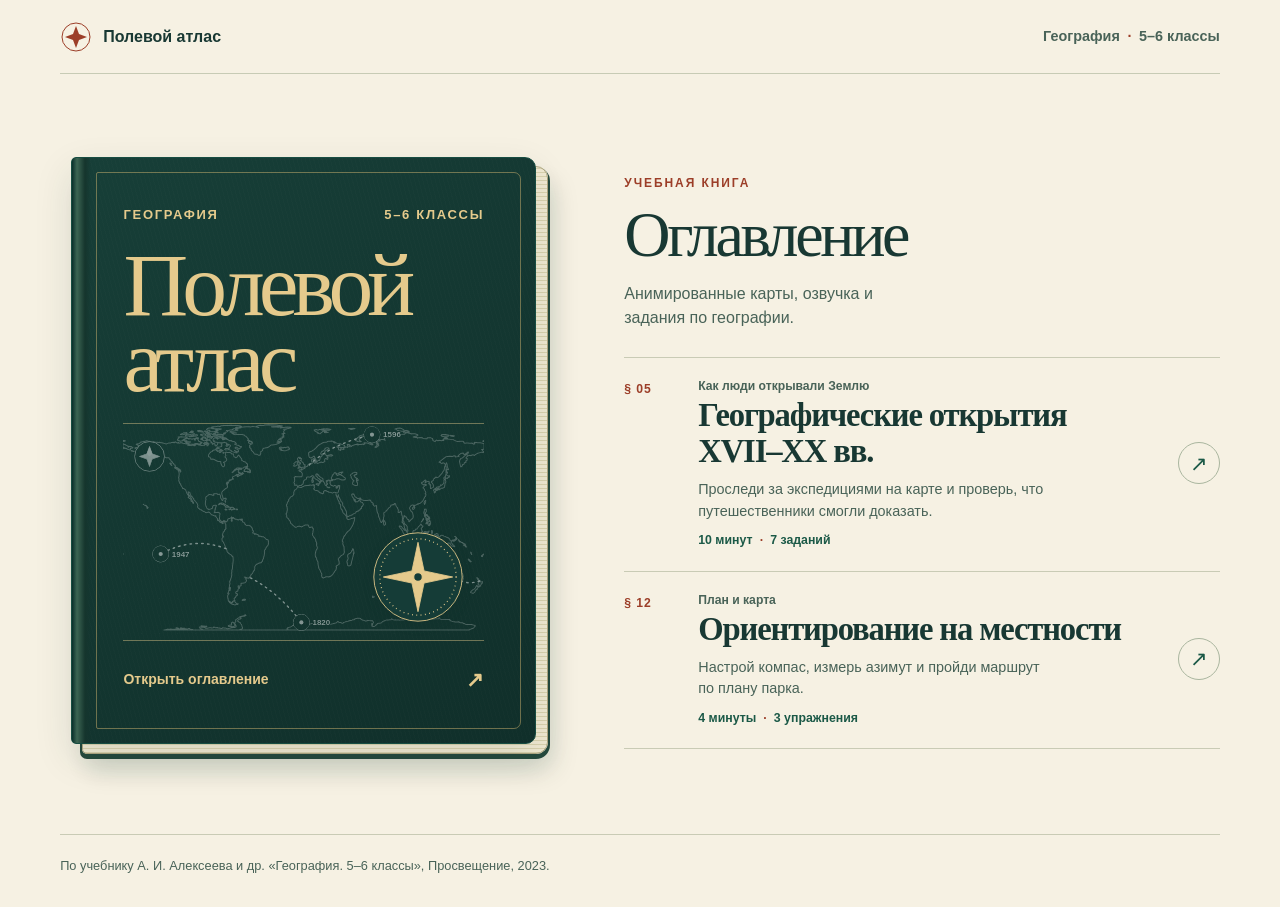
<file: index.html>
<!doctype html>
<html lang="ru">
<head>
  <meta charset="utf-8">
  <meta name="viewport" content="width=device-width, initial-scale=1">
  <meta name="theme-color" content="#f6f1e3">
  <meta name="description" content="Интерактивная география для 5–6 классов. Географические открытия XVII–XX вв. и ориентирование на местности.">
  <title>Полевой атлас · География для 5–6 классов</title>
  <link rel="stylesheet" href="lib/atlas.css">
  <link rel="stylesheet" href="lib/cover.css">
</head>
<body class="book-home">
  <header class="masthead book-masthead">
    <a class="brand" href="./index.html" aria-label="Полевой атлас, главная">
      <svg viewBox="0 0 32 32" width="32" height="32" aria-hidden="true">
        <circle cx="16" cy="16" r="14" fill="none" stroke="currentColor"/>
        <path d="M16 5l3 8 8 3-8 3-3 8-3-8-8-3 8-3z" fill="currentColor"/>
      </svg>
      <span>Полевой атлас</span>
    </a>
    <span class="subject">География <span>·</span> 5–6 классы</span>
  </header>

  <main class="book-desk">
    <div class="volume-wrap">
      <a class="atlas-volume" href="#contents" aria-labelledby="book-title open-label">
        <span class="volume-edition"><span>География</span><span>5–6 классы</span></span>
        <h1 id="book-title">Полевой<br>атлас</h1>
        <div class="volume-art" aria-hidden="true">
          <img src="img/explorers.svg" alt="" width="680" height="411">
          <svg class="volume-rose" viewBox="0 0 120 120">
            <circle cx="60" cy="60" r="51" fill="#153c37" stroke="currentColor" stroke-width="1"/>
            <circle cx="60" cy="60" r="44" fill="none" stroke="currentColor" stroke-dasharray="1 4" stroke-width="1.5"/>
            <path d="M60 20L67 53 100 60 67 67 60 100 53 67 20 60 53 53Z" fill="none" stroke="currentColor" stroke-width="1"/>
            <path d="M60 20L67 53 60 60 53 53Z M100 60L67 67 60 60 67 53Z M60 100L53 67 60 60 67 67Z M20 60L53 53 60 60 53 67Z" fill="currentColor"/>
            <circle cx="60" cy="60" r="5" fill="#153c37" stroke="currentColor" stroke-width="1.4"/>
          </svg>
        </div>
        <span class="volume-open" id="open-label">Открыть оглавление <span aria-hidden="true">↗</span></span>
      </a>
    </div>

    <section class="book-contents" id="contents" tabindex="-1" aria-labelledby="contents-title">
      <p class="contents-kicker">Учебная книга</p>
      <h2 id="contents-title">Оглавление</h2>
      <p class="contents-intro">Анимированные карты, озвучка и задания по географии.</p>
      <ol class="chapter-list">
        <li id="ch05">
          <article class="chapter-entry" aria-labelledby="explorers-title">
            <span class="chapter-no" aria-hidden="true">§ 05</span>
            <div class="chapter-copy">
              <p class="chapter-unit">Как люди открывали Землю</p>
              <h3 id="explorers-title">Географические открытия XVII–XX вв.</h3>
              <p class="chapter-summary">Проследи за экспедициями на карте и проверь, что путешественники смогли доказать.</p>
              <p class="chapter-time">10 минут <span>·</span> 7 заданий</p>
            </div>
            <a class="chapter-launch" href="ch05/index.html" aria-label="К уроку об открытиях">↗</a>
          </article>
        </li>
        <li id="ch12">
          <article class="chapter-entry" aria-labelledby="chapter-title">
            <span class="chapter-no" aria-hidden="true">§ 12</span>
            <div class="chapter-copy">
              <p class="chapter-unit">План и карта</p>
              <h3 id="chapter-title">Ориентирование на местности</h3>
              <p class="chapter-summary">Настрой компас, измерь азимут и пройди маршрут по плану парка.</p>
              <p class="chapter-time">4 минуты <span>·</span> 3 упражнения</p>
            </div>
            <a class="chapter-launch" href="ch12/index.html" aria-label="К уроку об ориентировании">↗</a>
          </article>
        </li>
      </ol>
    </section>
  </main>

  <footer class="book-footer">По учебнику А. И. Алексеева и др. «География. 5–6 классы», Просвещение, 2023.</footer>
</body>
</html>
</file>
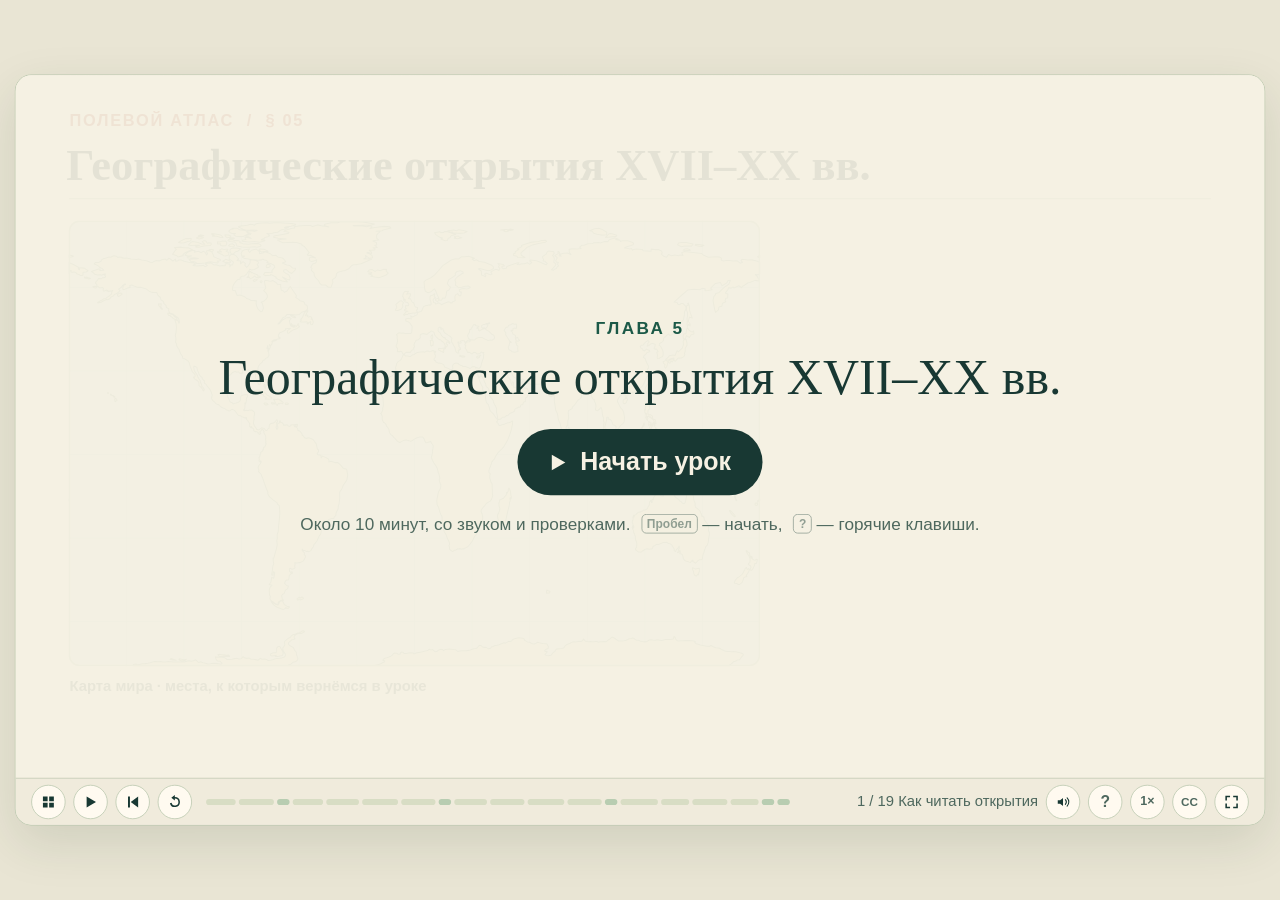
<file: ch05/index.html>
<!doctype html>
<html lang="ru">
<head>
  <meta charset="utf-8">
  <meta name="viewport" content="width=device-width, initial-scale=1">
  <meta name="theme-color" content="#e9e5d4">
  <title>Географические открытия XVII–XX вв. · Полевой атлас</title>
  <link rel="stylesheet" href="../lib/engine.css">
  <style>@view-transition { navigation: none; }</style>
</head>
<body>
  <script src="../lib/engine.js"></script>
  <script src="audio/ru/timings.js?v=eleven-v4"></script>
  <script src="world.js"></script>
  <script src="lesson.js"></script>
  <script>
'use strict';
const CHAPTER = { number: 5, title: 'Географические открытия XVII–XX вв.', minutes: 10, language: 'ru', lead: false };
const BEATS = [
  ['intro', 'Как читать открытия', m => seaIntro(m('question'), m('lens'))],
  ['drake', 'Дрейк', m => seaDrake(m('route'), m('passage'), m('trade'))],
  ['q-drake', 'Найди пролив', () => seaLocate('drake'), { dur: .5, ask: done => seaLocateQuiz('drake', done) }],
  ['atlases', 'Ортелий и Меркатор', m => seaAtlases(m('ortelius'), m('mercator'), m('distort'))],
  ['barents', 'Баренц', m => seaBarents(m('north'), m('winter'), m('name'))],
  ['tasman', 'Янсзон и Тасман', m => seaTasman(m('people'), m('janszoon'), m('tasman'))],
  ['cook', 'Кук', m => seaCook(m('map'), m('botany'), m('claim'))],
  ['q-cook', 'Найди берег', () => seaLocate('cook'), { dur: .5, ask: done => seaLocateQuiz('cook', done) }],
  ['antarctica', 'Антарктида', m => seaAntarctica(m('ships'), m('ice'), m('coast'))],
  ['humboldt', 'Гумбольдт', m => seaHumboldt(m('climb'), m('belts'), m('compare'))],
  ['continents', 'Замбези и Центральная Азия', m => seaContinents(m('africa'), m('asia'), m('evidence'))],
  ['passages', 'Два прохода', m => seaPassages(m('east'), m('west'), m('ice'))],
  ['q-passage', 'Проверь проходы', () => seaPassages(0, .1, .2, true), { dur: .5, ask: seaQuickPassage }],
  ['poles', 'Два полюса', m => seaPoles(m('peary'), m('south'), m('north'))],
  ['survey', 'Хребет Черского', m => seaSurvey(m('range'), m('measure'))],
  ['kontiki', '«Кон-Тики»', m => seaKontiki(m('raft'), m('landing'), m('claim'))],
  ['wrap', 'Что изменилось', m => seaWrap(m('routes'), m('study'), m('test'))],
  ['practice', 'Итоговая проверка', seaPracticeStage, { dur: .5, ask: seaFinalQuiz }],
  ['finish', 'Итог', () => seaHeading('ПОЛЕВОЙ АТЛАС  /  ИТОГ', 'Экспедиция завершена'), { dur: .5, ask: seaFinish }],
].map(([id, title, run, extra]) => ({ id, title, run, ...extra }));

boot();
$('bHome').href = '../index.html#ch05';
  </script>
</body>
</html>
</file>
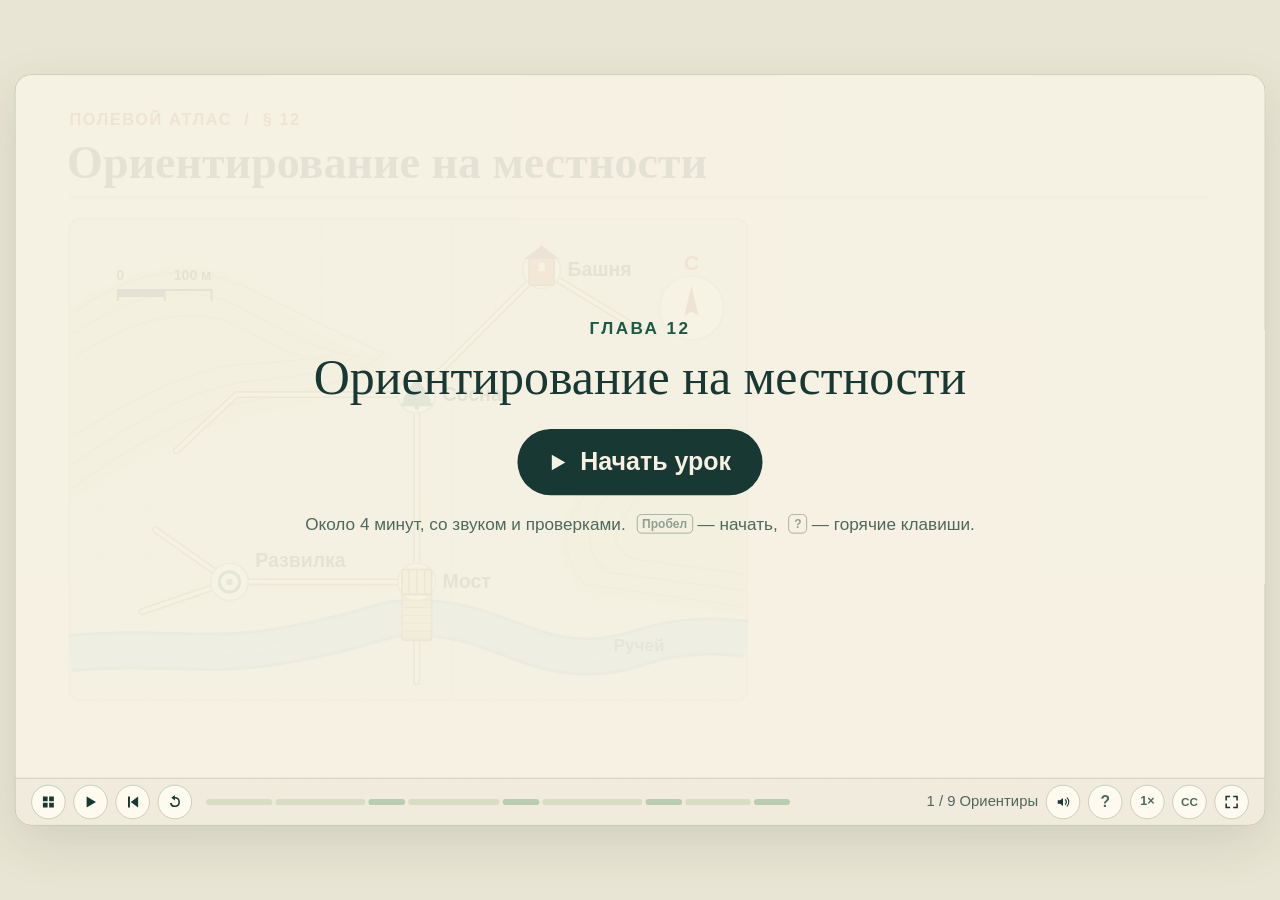
<file: ch12/index.html>
<!doctype html>
<html lang="ru">
<head>
  <meta charset="utf-8">
  <meta name="viewport" content="width=device-width, initial-scale=1">
  <meta name="theme-color" content="#e9e5d4">
  <title>Ориентирование на местности · Полевой атлас</title>
  <link rel="stylesheet" href="../lib/engine.css">
  <style>@view-transition { navigation: none; }</style>
</head>
<body>
  <script src="../lib/engine.js"></script>
  <script src="audio/ru/timings.js?v=eleven-v4-azimut"></script>
  <script src="lesson.js"></script>
  <script>
const CHAPTER = {
  number: 12, title: 'Ориентирование на местности',
  minutes: 4, language: 'ru', lead: false,
};
const BEATS = [
  ['intro', 'Ориентиры', (m) => {
    const p = geoHeading('ПОЛЕВОЙ АТЛАС  /  § 12', 'Ориентирование на местности');
    const map = drawGeoMap(p);
    const markers = G(map.map, { o: 0 });
    [0, 1, 2, 3].forEach(i => {
      const { x, y } = stations[i];
      geoCircle(markers, x, y, 31, 'none', red, 3);
    });
    show(markers, m('landmarks'), .55);
    geoNote(p, '01', 'Найди ориентиры', ['Узнаваемые места помогают', 'определить своё положение.'], 985, 312, m('landmarks'));
    geoNote(p, '02', 'Построй маршрут', ['Найди север, измерь угол', 'и выбери следующий ориентир.'], 985, 525, m('mission'));
    const preview = G(map.routeInk, { o: 0 });
    routeTasks.slice(0, 3).forEach(([a, b]) => routeArrow(preview, a, b));
    show(preview, m('mission') + .55, .65);
  }],
  ['compass', 'Компас', (m) => {
    const p = geoHeading('01  /  СТОРОНЫ ГОРИЗОНТА', 'Как найти север');
    const compass = drawDial(p, 438, 474, { rimAngle: 65, magnetic: true, showCorners: false });
    put(compass.needle, { r: -36 });
    tw(compass.needle, { r: 0 }, .35, 1.8, soft);
    prog(q => compass.update(Math.round(65 * (1 - q))), m('align'), 2.15, soft);
    show(compass.corners, m('corners'), .55);
    geoNote(p, '1', 'Дождись остановки стрелки', ['Отмеченный конец стрелки', 'показывает примерно на север.'], 850, 305, m('needle'));
    geoNote(p, '2', 'Совмести букву «С» со стрелкой', ['Вращай корпус компаса,', 'пока отметка не совпадёт.'], 850, 467, m('align'));
    geoNote(p, '3', 'Прочитай стороны горизонта', ['Встань лицом к северу. Восток справа,', 'запад слева, юг за спиной.'], 850, 629, m('sides'));
  }],
  ['align', 'Настрой компас', () => {
    const p = geoHeading('01  /  СТОРОНЫ ГОРИЗОНТА', 'Настрой компас');
    S.geoDial = drawDial(p, 438, 475, { rimAngle: 90, magnetic: true });
  }, { dur: .5, ask: geoCompassQuiz }],
  ['azimuth', 'Азимут', (m) => {
    const p = geoHeading('02  /  НАПРАВЛЕНИЕ', 'Азимут: угол от севера');
    const dial = drawDial(p, 438, 475);
    geoNote(p, '1', 'Начни с севера', ['Север — начало отсчёта, 0°.'], 850, 307, m('north'));
    geoNote(p, '2', 'Считай по часовой стрелке', ['Восток — 90°, юг — 180°,', 'запад — 270°.'], 850, 464, m('sweep'));
    geoNote(p, '3', 'Остановись на цели', ['До северо-востока 45° —', 'половина прямого угла.'], 850, 640, m('target'));
    prog(q => dial.update(q * 90), m('sweep'), 2.1, soft);
    prog(q => dial.update(90 + q * 90), m('south'), 1.3, soft);
    prog(q => dial.update(180 + q * 90), m('west'), 1.3, soft);
    prog(q => dial.update(q * 45), m('target'), 1.5, soft);
  }],
  ['aim', 'Измерь азимут', () => {
    const p = geoHeading('02  /  НАПРАВЛЕНИЕ', 'Наведи указатель на цель');
    S.geoDial = drawDial(p, 438, 475);
    const [x, y] = dialPoint(135, 189);
    geoCircle(S.geoDial.dial, x, y, 12, gold, red, 3);
  }, { dur: .5, ask: geoAzimuthQuiz }],
  ['plan', 'План местности', (m) => {
    const p = geoHeading('03  /  ПЛАН МЕСТНОСТИ', 'Читаем план парка');
    const map = drawGeoMap(p);
    const legend = G(p, { o: 0 });
    geoLabel(legend, 'УСЛОВНЫЕ ЗНАКИ', 992, 246, pine);
    [['bridge', 'Мост'], ['tower', 'Башня'], ['tree', 'Отдельное дерево']].forEach(([kind, label], i) => {
      geoSymbol(legend, kind, 1015, 302 + 62 * i);
      geoText(legend, label, 1055, 311 + 62 * i, { size: 31 });
    });
    show(legend, m('symbols'), .45);
    const northRing = geoCircle(map.rose, 0, 0, 51, 'none', red, 3);
    put(northRing, { o: 0 });
    show(northRing, m('north'), .4);
    const scaleFrame = geoRect(map.scale, 37, 48, 172, 72, 'none', red, 12);
    put(scaleFrame, { o: 0 });
    show(scaleFrame, m('scale'), .4);
    geoNote(p, 'С', 'Прочитай стрелку и масштаб', ['Стрелка показывает север.', 'Линейка помогает узнать расстояние.'], 990, 559, m('north'));
    routeTasks.slice(0, 3).forEach(([a, b], i) => {
      const arrow = routeArrow(map.routeInk, a, b);
      put(arrow, { o: 0 });
      show(arrow, m('route') + i * .75, .5);
    });
  }],
  ['route', 'Пройди маршрут', () => {
    const p = geoHeading('03  /  ПЛАН МЕСТНОСТИ', 'Пройди маршрут');
    drawGeoMap(p);
  }, { dur: .5, ask: routeQuiz }],
  ['wrap', 'Памятка', (m) => {
    const p = geoHeading('ПОЛЕВОЙ АТЛАС  /  ПАМЯТКА', 'Три действия перед выходом');
    const map = drawGeoMap(p);
    routeTasks.slice(0, 3).forEach(([a, b]) => routeArrow(map.routeInk, a, b));
    geoNote(p, '1', 'Определи, где ты', ['Сверься с ориентирами и найди север.'], 973, 311, m('one'));
    geoNote(p, '2', 'Измерь азимут', ['Считай от севера по часовой стрелке.'], 973, 473, m('two'));
    geoNote(p, '3', 'Проверь каждый поворот', ['На новом участке измерь новый угол.'], 973, 635, m('three'));
  }],
  ['finish', 'Итог', () => {
    geoHeading('ПОЛЕВОЙ АТЛАС  /  ИТОГ', 'Маршрут завершён');
  }, { dur: .4, ask: finishCard }],
].map(([id, title, run, extra]) => ({ id, title, run, ...extra }));

boot();
$('bHome').href = '../index.html#ch12';
  </script>
</body>
</html>
</file>
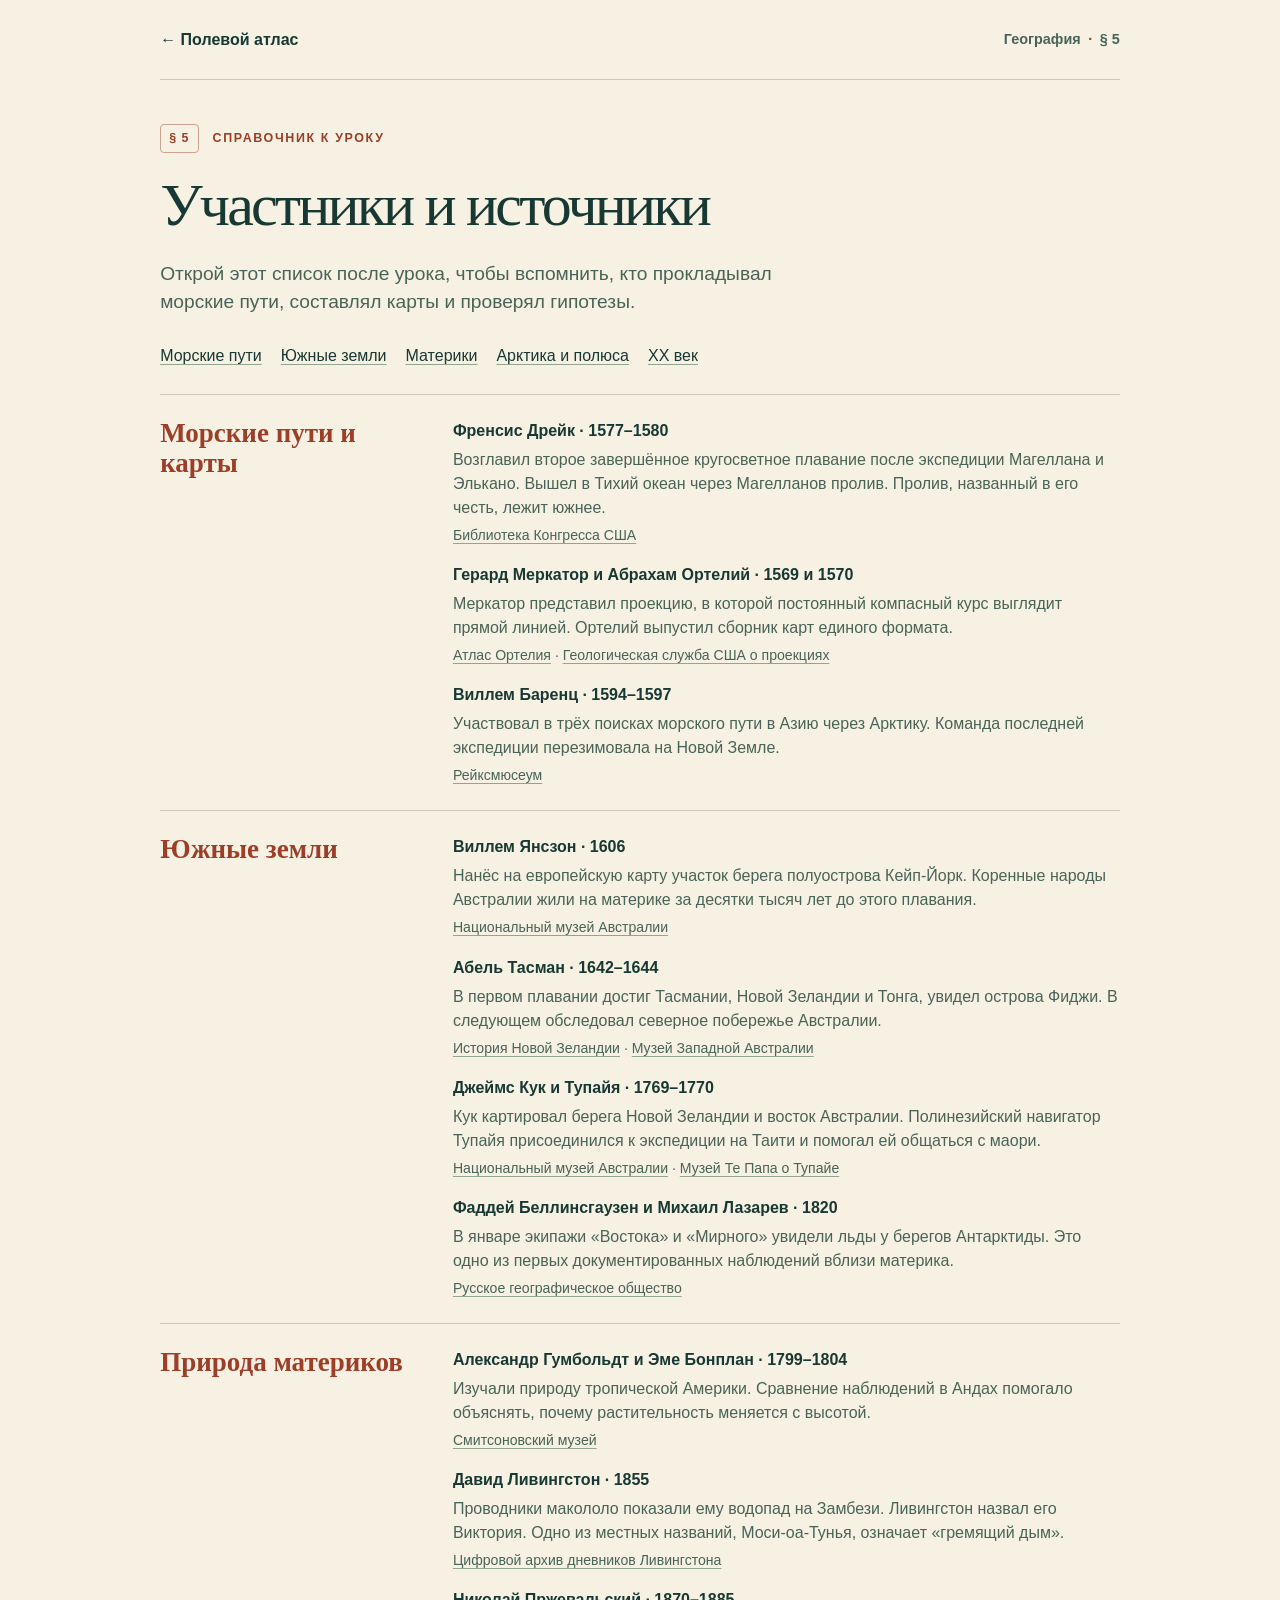
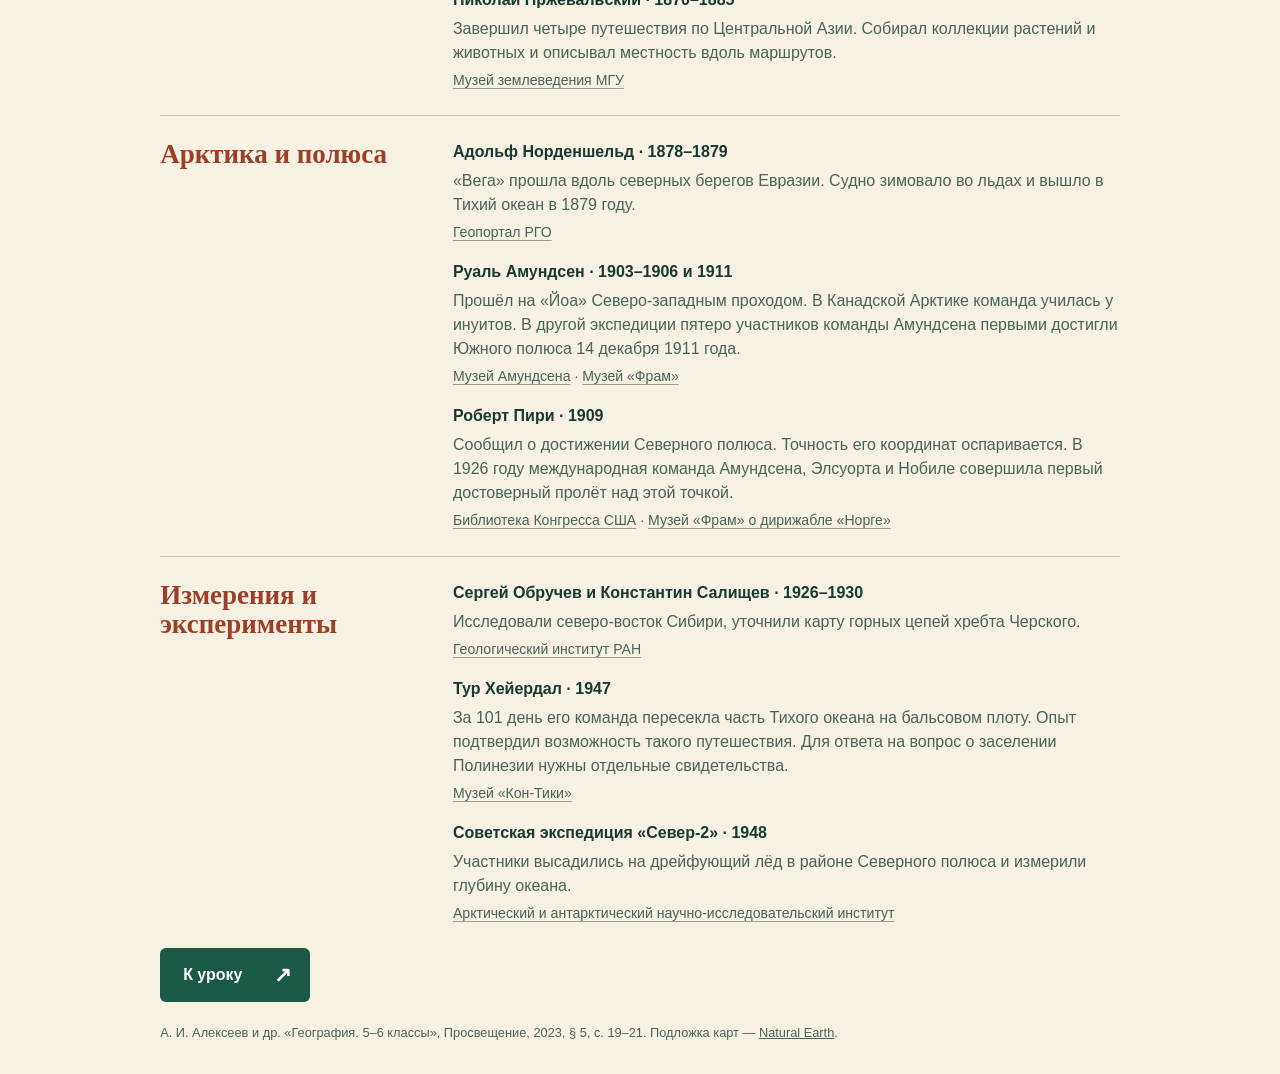
<file: ch05/sources.html>
<!doctype html>
<html lang="ru">
<head>
  <meta charset="utf-8">
  <meta name="viewport" content="width=device-width, initial-scale=1">
  <meta name="theme-color" content="#f6f1e3">
  <title>Участники и источники · Полевой атлас</title>
  <link rel="stylesheet" href="../lib/atlas.css">
</head>
<body class="sources-page">
  <header class="masthead">
    <a class="brand" href="../index.html#ch05">← Полевой атлас</a>
    <span class="subject">География <span>·</span> § 5</span>
  </header>
  <main>
    <section class="source-intro">
      <p class="eyebrow"><span>§ 5</span> Справочник к уроку</p>
      <h1>Участники и источники</h1>
      <p class="lede">Открой этот список после урока, чтобы вспомнить, кто прокладывал морские пути, составлял карты и проверял гипотезы.</p>
      <nav class="source-nav" aria-label="Периоды и темы">
        <a href="#sea">Морские пути</a><a href="#south">Южные земли</a><a href="#land">Материки</a><a href="#ice">Арктика и полюса</a><a href="#modern">XX век</a>
      </nav>
    </section>
    <section class="source-group" id="sea" aria-labelledby="sea-title">
      <h2 id="sea-title">Морские пути и карты</h2>
      <dl>
        <dt>Френсис Дрейк · 1577–1580</dt>
        <dd>Возглавил второе завершённое кругосветное плавание после экспедиции Магеллана и Элькано. Вышел в Тихий океан через Магелланов пролив. Пролив, названный в его честь, лежит южнее.
          <span class="source-links"><a href="https://www.loc.gov/collections/sir-francis-drake/articles-and-essays/drake-biography/the-famous-voyage/">Библиотека Конгресса США</a></span></dd>
        <dt>Герард Меркатор и Абрахам Ортелий · 1569 и 1570</dt>
        <dd>Меркатор представил проекцию, в которой постоянный компасный курс выглядит прямой линией. Ортелий выпустил сборник карт единого формата.
          <span class="source-links"><a href="https://www.loc.gov/collections/general-maps/articles-and-essays/general-atlases/ortelius-atlas/">Атлас Ортелия</a> · <a href="https://pubs.usgs.gov/gip/70047422/report.pdf">Геологическая служба США о проекциях</a></span></dd>
        <dt>Виллем Баренц · 1594–1597</dt>
        <dd>Участвовал в трёх поисках морского пути в Азию через Арктику. Команда последней экспедиции перезимовала на Новой Земле.
          <span class="source-links"><a href="https://www.rijksmuseum.nl/en/collection/node/Willem-Barendsz--bba7e00bf356fa9692b0f7b7078c252e">Рейксмюсеум</a></span></dd>
      </dl>
    </section>
    <section class="source-group" id="south" aria-labelledby="south-title">
      <h2 id="south-title">Южные земли</h2>
      <dl>
        <dt>Виллем Янсзон · 1606</dt>
        <dd>Нанёс на европейскую карту участок берега полуострова Кейп-Йорк. Коренные народы Австралии жили на материке за десятки тысяч лет до этого плавания.
          <span class="source-links"><a href="https://www.nma.gov.au/defining-moments/resources/janszoon-maps-northern-australian-coast">Национальный музей Австралии</a></span></dd>
        <dt>Абель Тасман · 1642–1644</dt>
        <dd>В первом плавании достиг Тасмании, Новой Зеландии и Тонга, увидел острова Фиджи. В следующем обследовал северное побережье Австралии.
          <span class="source-links"><a href="https://nzhistory.govt.nz/people/abel-tasman">История Новой Зеландии</a> · <a href="https://museum.wa.gov.au/maritime-archaeology-db/sites/default/files/no._207_finding_southland_0.pdf">Музей Западной Австралии</a></span></dd>
        <dt>Джеймс Кук и Тупайя · 1769–1770</dt>
        <dd>Кук картировал берега Новой Зеландии и восток Австралии. Полинезийский навигатор Тупайя присоединился к экспедиции на Таити и помогал ей общаться с маори.
          <span class="source-links"><a href="https://www.nma.gov.au/defining-moments/resources/cook-claims-australia">Национальный музей Австралии</a> · <a href="https://collections.tepapa.govt.nz/topic/10675">Музей Те Папа о Тупайе</a></span></dd>
        <dt>Фаддей Беллинсгаузен и Михаил Лазарев · 1820</dt>
        <dd>В январе экипажи «Востока» и «Мирного» увидели льды у берегов Антарктиды. Это одно из первых документированных наблюдений вблизи материка.
          <span class="source-links"><a href="https://rgo.ru/activity/redaction/articles/skolko-raz-otkryvali-antarktidu/">Русское географическое общество</a></span></dd>
      </dl>
    </section>
    <section class="source-group" id="land" aria-labelledby="land-title">
      <h2 id="land-title">Природа материков</h2>
      <dl>
        <dt>Александр Гумбольдт и Эме Бонплан · 1799–1804</dt>
        <dd>Изучали природу тропической Америки. Сравнение наблюдений в Андах помогало объяснять, почему растительность меняется с высотой.
          <span class="source-links"><a href="https://americanart.si.edu/exhibitions/humboldt/online/alexander-von-humboldt-bonpland">Смитсоновский музей</a></span></dd>
        <dt>Давид Ливингстон · 1855</dt>
        <dd>Проводники макололо показали ему водопад на Замбези. Ливингстон назвал его Виктория. Одно из местных названий, Моси-оа-Тунья, означает «гремящий дым».
          <span class="source-links"><a href="https://livingstoneonline.org/node/3366">Цифровой архив дневников Ливингстона</a></span></dd>
        <dt>Николай Пржевальский · 1870–1885</dt>
        <dd>Завершил четыре путешествия по Центральной Азии. Собирал коллекции растений и животных и описывал местность вдоль маршрутов.
          <span class="source-links"><a href="https://www.museum.msu.ru/vystavki?id=489">Музей землеведения МГУ</a></span></dd>
      </dl>
    </section>
    <section class="source-group" id="ice" aria-labelledby="ice-title">
      <h2 id="ice-title">Арктика и полюса</h2>
      <dl>
        <dt>Адольф Норденшельд · 1878–1879</dt>
        <dd>«Вега» прошла вдоль северных берегов Евразии. Судно зимовало во льдах и вышло в Тихий океан в 1879 году.
          <span class="source-links"><a href="https://geoportal.rgo.ru/node/3101">Геопортал РГО</a></span></dd>
        <dt>Руаль Амундсен · 1903–1906 и 1911</dt>
        <dd>Прошёл на «Йоа» Северо-западным проходом. В Канадской Арктике команда училась у инуитов. В другой экспедиции пятеро участников команды Амундсена первыми достигли Южного полюса 14 декабря 1911 года.
          <span class="source-links"><a href="https://amundsen.mia.no/en/expeditions/gjoa-expedition/">Музей Амундсена</a> · <a href="https://frammuseum.no/en/polar-history/expeditions/the-third-fram-expedition-1910-1914/">Музей «Фрам»</a></span></dd>
        <dt>Роберт Пири · 1909</dt>
        <dd>Сообщил о достижении Северного полюса. Точность его координат оспаривается. В 1926 году международная команда Амундсена, Элсуорта и Нобиле совершила первый достоверный пролёт над этой точкой.
          <span class="source-links"><a href="https://guides.loc.gov/chronicling-america-race-north-pole">Библиотека Конгресса США</a> · <a href="https://frammuseum.no/en/polar-history/expeditions/the-norge-flight-1926/">Музей «Фрам» о дирижабле «Норге»</a></span></dd>
      </dl>
    </section>
    <section class="source-group" id="modern" aria-labelledby="modern-title">
      <h2 id="modern-title">Измерения и эксперименты</h2>
      <dl>
        <dt>Сергей Обручев и Константин Салищев · 1926–1930</dt>
        <dd>Исследовали северо-восток Сибири, уточнили карту горных цепей хребта Черского.
          <span class="source-links"><a href="https://higeo.ginras.ru/view-record.php?id=254&amp;tbl=person">Геологический институт РАН</a></span></dd>
        <dt>Тур Хейердал · 1947</dt>
        <dd>За 101 день его команда пересекла часть Тихого океана на бальсовом плоту. Опыт подтвердил возможность такого путешествия. Для ответа на вопрос о заселении Полинезии нужны отдельные свидетельства.
          <span class="source-links"><a href="https://www.kon-tiki.no/en/news/how-kon-tiki-launched-a-worldwide-age-of-experimental-seafaring">Музей «Кон-Тики»</a></span></dd>
        <dt>Советская экспедиция «Север-2» · 1948</dt>
        <dd>Участники высадились на дрейфующий лёд в районе Северного полюса и измерили глубину океана.
          <span class="source-links"><a href="https://data.aari.ru/publicat/paa/PAA-110/111-115.pdf">Арктический и антарктический научно-исследовательский институт</a></span></dd>
      </dl>
    </section>
    <a class="launch" href="index.html">К уроку <span aria-hidden="true">↗</span></a>
  </main>
  <footer><span>А. И. Алексеев и др. «География. 5–6 классы», Просвещение, 2023, § 5, с. 19–21. Подложка карт — <a href="https://www.naturalearthdata.com/downloads/110m-physical-vectors/110m-land/">Natural Earth</a>.</span></footer>
</body>
</html>
</file>
<file: lib/atlas.css>
:root {
  color-scheme: light;
  --paper: #f6f1e3;
  --ink: #183833;
  --muted: #496358;
  --line: #c7cbb5;
  --green: #1b5947;
  --red: #9c3e28;
  font: 16px/1.5 "Segoe UI", Arial, sans-serif;
  background: var(--paper);
  color: var(--ink);
}

* { box-sizing: border-box; }
body { max-width: 1510px; margin: auto; padding: 0 clamp(22px, 4.7vw, 74px); }
a { color: inherit; }
a:focus-visible { outline: 3px solid var(--red); outline-offset: 5px; }
.masthead, footer { display: flex; align-items: center; justify-content: space-between; }
.masthead { min-height: 80px; gap: 15px; border-bottom: 1px solid var(--line); }
.brand { display: inline-flex; align-items: center; gap: 11px; font-weight: 760; text-decoration: none; }
.brand svg { color: var(--red); flex: none; }
.subject { color: var(--muted); font-size: .9rem; font-weight: 650; }
.subject span { color: var(--red); margin: 0 .25em; }
.eyebrow { margin: 0 0 22px; color: var(--red); font-size: .78rem; text-transform: uppercase; font-weight: 760; letter-spacing: .13em; }
.eyebrow span { display: inline-block; margin-right: 9px; padding: 4px 8px; border: 1px solid #cda28f; border-radius: 4px; letter-spacing: .08em; }
h1 { margin: 0; font: 500 clamp(34px, 4.1vw, 64px)/1.03 Georgia, serif; letter-spacing: -.047em; }
.lede { max-width: 33ch; margin: 23px 0 27px; color: var(--muted); font-size: clamp(1rem, 1.5vw, 1.22rem); }
.launch { display: inline-flex; align-items: center; gap: 31px; min-height: 54px; padding: 0 18px 0 23px; background: var(--green); color: white; text-decoration: none; border-radius: 6px; font-weight: 690; }
.launch:hover { background: #123f33; }
.launch span { font-size: 1.32rem; }
footer { padding: 21px 0 32px; color: var(--muted); font-size: .8rem; }
.sources-page { max-width: 1080px; }
.source-intro { padding: 44px 0 26px; }
.source-intro h1 { font-size: clamp(34px, 6vw, 60px); }
.source-intro .lede { max-width: 58ch; }
.source-nav { display: flex; gap: 10px 19px; flex-wrap: wrap; }
.source-nav a, .source-links a { text-decoration-color: #93a58f; text-underline-offset: 3px; }
.source-nav a:hover, .source-links a:hover { color: var(--red); }
.source-group { display: grid; grid-template-columns: minmax(145px, .4fr) minmax(0, 1fr); gap: 26px; padding: 24px 0; border-top: 1px solid var(--line); }
.source-group > h2 { margin: 0; color: var(--red); font: 550 27px/1.1 Georgia, serif; }
.source-group dl, .source-group dd { margin: 0; }
.source-group dt { font-weight: 730; }
.source-group dd { margin: 5px 0 17px; color: var(--muted); }
.source-group dd:last-child { margin-bottom: 0; }
.source-links { display: block; margin-top: 5px; font-size: .88rem; }

@media (max-width: 550px) {
  .masthead { min-height: 65px; }
  .subject { font-size: .76rem; }
  .brand { gap: 7px; font-size: .9rem; }
  .brand svg { width: 25px; height: 25px; }
  .source-group { grid-template-columns: 1fr; gap: 13px; }
}
</file>
<file: lib/cover.css>
:root {
  --jacket: #173f38;
  --jacket-dark: #102f2a;
  --gilt: #e5ca8c;
  --book-rule: #c9cbb5;
}

.book-home { max-width: 1370px; }
.book-masthead { min-height: 74px; }
.book-desk {
  display: grid;
  grid-template-columns: minmax(0, .9fr) minmax(0, 1.1fr);
  align-items: start;
  gap: clamp(38px, 6vw, 92px);
  padding: clamp(38px, 6vw, 84px) 0 clamp(40px, 5.5vw, 80px);
}
.volume-wrap {
  position: relative;
  max-width: 465px;
  width: calc(100% - 17px);
  margin: 6px auto 20px;
  isolation: isolate;
}
.volume-wrap::before {
  content: "";
  position: absolute;
  inset: 9px -12px -10px 11px;
  border-radius: 5px 12px 12px 5px;
  background: repeating-linear-gradient(0deg, #dad2ae 0 1px, #f2ead2 1px 4px);
  border: 1px solid #aea57f;
  box-shadow: 0 3px 0 2px #24483c, 5px 16px 26px #173f382b;
  z-index: -1;
}
.atlas-volume {
  position: relative;
  display: flex;
  flex-direction: column;
  padding: clamp(27px, 4vw, 47px) clamp(28px, 4vw, 52px) clamp(25px, 3.5vw, 42px);
  color: var(--gilt);
  border: 1px solid #174d42;
  border-radius: 5px 11px 10px 5px;
  background:
    linear-gradient(90deg, #092f2a 0, #3c6553 5px, #15352d 13px, transparent 19px),
    repeating-linear-gradient(75deg, #ffffff03 0 1px, transparent 1px 4px),
    linear-gradient(145deg, var(--jacket) 0%, var(--jacket-dark) 100%);
  text-decoration: none;
  transition: transform .2s ease, box-shadow .2s ease;
  box-shadow: 0 14px 38px #193a301f;
}
.atlas-volume::after {
  content: "";
  position: absolute;
  inset: 14px 14px 14px 24px;
  border: 1px solid #dfbf7773;
  border-radius: 2px 7px 7px 2px;
  pointer-events: none;
}
.atlas-volume:hover { transform: translate(-3px, -4px); box-shadow: 4px 17px 42px #193a3044; }
.volume-edition {
  display: flex;
  justify-content: space-between;
  gap: 10px;
  text-transform: uppercase;
  font: 670 clamp(10px, 1.15vw, 13px)/1.5 "Segoe UI", sans-serif;
  letter-spacing: .13em;
}
.atlas-volume h1 {
  margin: 23px 0 18px;
  font: 500 clamp(60px, 7vw, 99px)/.85 Georgia, serif;
  letter-spacing: -.066em;
}
.volume-art {
  position: relative;
  margin: 5px 0 18px;
  aspect-ratio: 680 / 411;
  overflow: hidden;
  border-block: 1px solid #e5ca8c70;
}
.volume-art img {
  display: block;
  width: 100%;
  height: 100%;
  object-fit: cover;
  filter: grayscale(1) invert(1) contrast(1.35);
  mix-blend-mode: screen;
  opacity: .68;
}
.volume-rose {
  position: absolute;
  bottom: 5%;
  right: 4%;
  width: clamp(62px, 9vw, 104px);
  color: var(--gilt);
  filter: drop-shadow(0 4px 5px #102f2a55);
}
.volume-open {
  display: flex;
  justify-content: space-between;
  align-items: center;
  gap: 10px;
  min-height: 42px;
  font-size: 14px;
  font-weight: 670;
}
.volume-open span { font-size: 21px; }

.book-contents { padding: 23px 0 0; scroll-margin-top: 22px; }
.book-contents:focus { outline: none; }
.book-contents:target h2 { color: var(--green); }
.contents-kicker {
  margin: 0 0 8px;
  color: var(--red);
  font-weight: 740;
  letter-spacing: .16em;
  text-transform: uppercase;
  font-size: .75rem;
}
.book-contents h2 { margin: 0; font: 500 clamp(39px, 5vw, 68px)/1.08 Georgia, serif; letter-spacing: -.052em; }
.contents-intro { margin: 13px 0 27px; color: var(--muted); max-width: 34ch; }
.chapter-list { list-style: none; margin: 0; padding: 0; border-bottom: 1px solid var(--book-rule); }
.chapter-list li { scroll-margin-top: 18px; border-top: 1px solid var(--book-rule); }
.chapter-list li:target { background: #e6e9d63d; }
.chapter-entry {
  position: relative;
  display: grid;
  grid-template-columns: 51px minmax(0, 1fr) 42px;
  align-items: start;
  gap: clamp(11px, 2vw, 23px);
  padding: 19px 0 21px;
}
.chapter-launch:hover { background: var(--green); color: #fff; border-color: var(--green); }
.chapter-no {
  padding-top: 3px;
  color: var(--red);
  font-size: .76rem;
  font-weight: 760;
  letter-spacing: .075em;
  white-space: nowrap;
}
.chapter-unit { margin: 0 0 3px; color: var(--muted); font-size: .76rem; font-weight: 650; }
.chapter-entry h3 { margin: 0; font: 550 clamp(21px, 2.55vw, 35px)/1.1 Georgia, serif; letter-spacing: -.035em; }
.chapter-summary { margin: 9px 0 0; color: var(--muted); max-width: 45ch; font-size: .9rem; }
.chapter-time { margin: 9px 0 0; color: var(--green); font-size: .77rem; font-weight: 680; }
.chapter-time span { padding-inline: .3em; color: var(--red); }
.chapter-launch {
  display: grid;
  place-items: center;
  align-self: center;
  width: 42px;
  height: 42px;
  border: 1px solid #aab69f;
  color: var(--green);
  text-decoration: none;
  border-radius: 50%;
  font-size: 21px;
}
.chapter-launch::before { content: ""; position: absolute; inset: 0; }
.book-footer { border-top: 1px solid var(--book-rule); }

@media (max-width: 760px) {
  .book-desk { grid-template-columns: 1fr; gap: 20px; padding-top: 34px; }
  .volume-wrap { max-width: 370px; }
  .atlas-volume h1 { font-size: clamp(48px, 14.5vw, 82px); }
  .book-contents { padding-top: 12px; }
}
@media (max-width: 390px) {
  .chapter-entry { grid-template-columns: 37px minmax(0, 1fr) 36px; }
  .chapter-launch { width: 36px; height: 36px; }
  .atlas-volume::after { inset: 11px 11px 11px 19px; }
}
@media (prefers-reduced-motion: reduce) {
  .atlas-volume { transition: none; }
  .atlas-volume:hover { transform: none; }
}
</file>
<file: lib/engine.css>
@import url(volume.css);
@import url(book.css);   /* this book's own settings and overrides (not shared), before the rules below */
/* The palette. lib/book.css may redefine any of it in its own ':root' (this one has no specificity), e.g. a light board
   with dark ink: the stage, COL in engine.js, the cards and the player bar all follow. Colours are #rrggbb. The last
   lines are shades between those colours, written out so the dark board stays exact: a palette of its own sets them too
   (the light set in book.css). */
:where(:root) {
  --page: #0f1613; --board: #1d2b27; --panel: #22322d; --edge: #3a5047;
  --chalk: #ece8dc; --dim: #9aaba3; --faint: #5d7068;
  --task: #f0b45a; --quiz: #86c9e8; --good: #8fd6b0; --bad: #f08c7a;
  --ui: "Avenir Next", "Segoe UI", "Helvetica Neue", Arial, sans-serif;
  --vignette: rgba(0, 0, 0, .35);   /* the stage's darkened edges; a light board wants a faint, warm one */
  color-scheme: dark;
  --rule: #2e433b;                            /* lines between answer rows */
  --track: #2f4640; --track-ask: #2d4a57;     /* the player bar's steps, and its question steps */
  --bar-edge: #2a3b35; --hover: #2b3f36;      /* the bar's top line, the volume control under the pointer */
  --veil: #0a100e;                            /* behind the help panel and the captions */
}
* { box-sizing: border-box; }
html, body { height: 100%; margin: 0; overflow: hidden; background: var(--page); }
body { color: var(--chalk); font: 26px/1.4 var(--ui); }
button { font: inherit; color: inherit; cursor: pointer; }
button:focus-visible, [tabindex]:focus-visible { outline: 3px solid var(--task); outline-offset: 3px; }
button[hidden] { display: none; }

/* One fixed 1600×960 frame (900 stage + 60 controls), scaled to fit the window. Fixed, not absolute: a frame wider
   than a phone would otherwise widen the phone's layout viewport, and fit() would scale to that wider width. */
#frame { position: fixed; left: 50%; top: 50%; width: var(--sw, 1600px); height: calc(var(--sh, 900px) + 60px); transform: translate(-50%, -50%) scale(var(--k, .5));
  border-radius: 20px; overflow: hidden; background: var(--board); box-shadow: 0 0 0 1px var(--edge), 0 30px 80px rgba(0, 0, 0, .45); }
#stage { position: absolute; left: 0; top: 0; width: var(--sw, 1600px); height: var(--sh, 900px); display: block;
  background: radial-gradient(75% 75% at 50% 45%, rgba(0,0,0,0) 60%, var(--vignette)), var(--grain, none), var(--board); }
#ui { position: absolute; left: 0; top: 0; width: var(--sw, 1600px); height: var(--sh, 900px); pointer-events: none; }
#ui > * { pointer-events: auto; }

.cover { position: absolute; left: 0; top: 0; width: var(--sw, 1600px); height: var(--sh, 900px); display: grid; place-items: center; background: color-mix(in srgb, var(--page) 50%, transparent); border: 0; }
.cover[hidden] { display: none; }
.cover > div { display: flex; flex-direction: column; align-items: center; }
.cover-k { margin: 0 0 10px; text-align: center; font-size: 22px; font-weight: 600; letter-spacing: .14em; text-transform: uppercase; color: var(--quiz); }
.cover-t { margin: 0 0 44px; max-width: min(1200px, calc(var(--sw, 1600px) - 100px)); text-align: center; font: 500 64px/1.15 "Iowan Old Style", Palatino, Georgia, serif; color: var(--chalk); text-wrap: balance; }
.cover > div > * { animation: rise .7s cubic-bezier(.2, .8, .2, 1) backwards; }
.cover-t { animation-delay: .08s; }
.cover .go { animation-delay: .18s; }
.cover small { animation-delay: .26s; }
@keyframes rise { from { opacity: 0; transform: translateY(14px); } }
.cover .go { display: inline-flex; align-items: center; gap: 16px; padding: 20px 40px; border-radius: 999px; background: var(--chalk); color: var(--board); font-weight: 600; font-size: 32px; }
.cover small { display: block; margin-top: 22px; font-size: 22px; text-align: center; color: var(--dim); }
.paused-mark { position: absolute; left: 0; top: 0; width: var(--sw, 1600px); height: var(--sh, 900px); display: none; place-items: center; pointer-events: none; }
.paused .paused-mark { display: grid; }
.paused-mark div { padding: 14px 30px; border-radius: 999px; background: color-mix(in srgb, var(--page) 85%, transparent); color: var(--dim); font-size: 22px; }

/* Question cards inside the picture. */
.card { position: absolute; padding: 20px 26px; border-radius: 20px; background: color-mix(in srgb, var(--panel) 97%, transparent); border: 1.5px solid var(--edge); border-inline-start: 7px solid var(--quiz); box-shadow: 0 14px 44px rgba(0, 0, 0, .35); }
.card.band { display: grid; grid-template-columns: auto minmax(0, 1fr) auto auto; grid-template-areas: "pic head body acts" "pic fb body acts"; column-gap: 28px; align-items: center; align-content: center; min-height: 150px; }
.band .mascot { grid-area: pic; }
.band .head { grid-area: head; align-self: end; }
.band .fb { grid-area: fb; align-self: start; }
.band .body { grid-area: body; }
.band .acts { grid-area: acts; }
.side .mascot { float: inline-end; margin-block: -2px 6px; margin-inline: 10px -4px; }
.kicker { margin: 0 0 4px; font-size: 20px; font-weight: 600; color: var(--quiz); }
.prompt { margin: 0; font-size: 28px; line-height: 1.35; }
.side .prompt { font-size: 24px; }
.body:empty { display: none; }
.side .body { margin-top: 14px; }
.opts { display: flex; gap: 12px; flex-wrap: wrap; }
.opt { padding: 8px 24px; border-radius: 999px; border: 2px solid var(--edge); background: transparent; color: var(--chalk); font-size: 24px; min-height: 58px; display: inline-flex; align-items: center; }
.opt:hover:not(:disabled) { border-color: var(--dim); }
.opt[aria-pressed="true"] { background: var(--c, var(--chalk)); border-color: var(--c, var(--chalk)); color: var(--on-fill, #1b2320); font-weight: 600; }
.opt.good { border-color: var(--good); box-shadow: 0 0 0 3px color-mix(in srgb, var(--good) 35%, transparent); }
.opt.bad { border-color: var(--bad); color: var(--bad); }
.opt:disabled { cursor: default; }
.fb { margin-top: 8px; font-size: 22px; line-height: 1.4; color: var(--chalk); }
.fb:empty { display: none; }
.fb.ok::before { content: "✓ "; color: var(--good); font-weight: 700; }
.fb.no::before { content: "✗ "; color: var(--bad); font-weight: 700; }
.fb ul { margin: 6px 0 0; padding-inline-start: 22px; }
.side .fb { max-height: 110px; overflow: auto; font-size: 20px; }
.acts { display: flex; gap: 12px; align-items: center; }
.side .acts { margin-top: 16px; }
.side .acts { flex-wrap: wrap; gap: 10px; }
.side .btn { padding: 8px 16px; font-size: 20px; }
.card.side { padding: 18px 22px; }
.btn { padding: 10px 28px; border-radius: 999px; border: 0; background: var(--chalk); color: var(--board); font-weight: 600; font-size: 22px; white-space: nowrap; }
.btn.quiet { background: transparent; color: var(--dim); border: 1.5px solid var(--edge); }
.btn.go { background: var(--quiz); color: var(--on-fill, #10242e); }   /* --on-fill: text on a coloured fill */
.btn:disabled { background: var(--edge); color: var(--dim); cursor: default; }

.grid .row { display: grid; grid-template-columns: 170px minmax(0, 1fr) 34px; gap: 16px; align-items: center; padding: 5px 0; padding-inline-start: 12px; border-bottom: 1px solid var(--rule); }
.grid .num { display: flex; justify-content: flex-end; align-items: center; font-size: 26px; }
.grid.text .row { grid-template-columns: minmax(0, 1fr) auto 34px; }
.grid.text .num { justify-content: flex-start; }
.grid .opts { gap: 8px; }
.grid .opt { padding: 3px 16px; min-height: 42px; font-size: 20px; }
.grid .mark { font-weight: 700; text-align: center; }
.grid .mark.good { color: var(--good); }
.grid .mark.bad { color: var(--bad); }
.grid .why { grid-column: 1 / -1; font-size: 19px; color: var(--dim); padding-inline-start: 186px; }
.grid.text .why { padding-inline-start: 0; }
.grid .why:empty { display: none; }

.hit { cursor: pointer; }
.hit .ring { fill: transparent; stroke: var(--chalk); stroke-width: 2.5; stroke-opacity: 0; }
.hit:hover .ring, .hit:focus .ring { stroke-opacity: .7; }
.hit.bad .ring { stroke: var(--bad); stroke-opacity: 1; }
.hit.good .ring { stroke: var(--good); stroke-opacity: 1; stroke-width: 4; }
/* Listen and find (findWords): the word beside a tapped thing. A book can set --word-font for its early-reader letters. */
.findw rect:focus-visible { stroke: var(--chalk); stroke-width: 5; outline: none; }
#ui > .card.word { pointer-events: none; padding: 2px 36px 10px; border-inline-start-width: 1.5px; border-radius: 30px; font: 600 96px/1.15 var(--word-font, var(--ui)); white-space: nowrap; animation: word-in .3s cubic-bezier(.3, 1.5, .6, 1); }
@keyframes word-in { from { transform: scale(.6); opacity: 0; } }
.tok { cursor: grab; touch-action: none; }   /* a finger drags the chip instead of scrolling the page */

/* Controls strip, part of the frame. */
#bar { position: absolute; left: 0; top: var(--sh, 900px); width: var(--sw, 1600px); height: 60px; display: flex; align-items: center; gap: 10px; padding: 0 20px; background: color-mix(in srgb, var(--page) 50%, var(--board)); border-top: 1px solid var(--bar-edge); }
.icon { width: 44px; height: 44px; border-radius: 50%; border: 1px solid var(--edge); background: var(--panel); display: grid; place-items: center; flex: none; padding: 0; }
.icon svg { width: 18px; height: 18px; fill: var(--chalk); }
.icon .i-pause { display: none; }
.is-playing .icon .i-play { display: none; }
.is-playing .icon .i-pause { display: block; }
.segs { flex: 1; display: flex; gap: 4px; height: 30px; align-items: center; min-width: 0; margin: 0 8px; }
.seg { position: relative; display: block; min-width: 0; height: 8px; border-radius: 4px; background: var(--track); border: 0; padding: 0; overflow: hidden; }
.seg:hover { height: 12px; }
.seg i { position: absolute; left: 0; top: 0; bottom: 0; width: 0; background: var(--chalk); }
.seg.ask { background: var(--track-ask); }
.seg.ask i { background: var(--quiz); }
.step { width: 300px; flex: none; color: var(--dim); font-size: 19px; white-space: nowrap; overflow: hidden; text-overflow: ellipsis; text-align: right; }
/* Keep the control strip usable without scaling down its touch targets. */
@media (max-width: 700px) {
  #frame { top: calc(50% - 50px); overflow: visible; }
  #bar { width: calc(var(--sw, 1600px) * var(--k)); height: auto; flex-wrap: wrap; gap: 6px; padding: 8px;
    transform: scale(calc(1 / var(--k))); transform-origin: left top; border-radius: 0 0 12px 12px; }
  #bar .icon { width: 36px; height: 40px; }
  .step { display: none; }
  #bHelp { display: none; }   /* keyboard shortcuts; room for the speed button on a phone */
  #bar .icon.speed { width: 36px; min-width: 0; padding: 0; font-size: 12px; letter-spacing: -.3px; }
  .segs { order: 1; }
  .segs { min-width: 80px; margin: 0; }
  :root.full #bar { transform-origin: left bottom; border-radius: 0; }
}
/* Full screen: the stage fills the screen and the controls lie over its foot, out of sight until the pointer moves
   (engine.js wake(): .awake), while paused or ended (.held) and while the pointer is on them. */
:root.full #frame { top: 50%; height: var(--sh, 900px); border-radius: 0; box-shadow: none; }
:root.full #bar { top: auto; bottom: 0; transition: opacity .3s; border-top: 0;
  background: linear-gradient(transparent, color-mix(in srgb, var(--page) 85%, transparent)); }
:root.full #frame:not(.awake):not(.held) #bar:not(:hover):not(:focus-within) { opacity: 0; pointer-events: none; }
:root.full #frame:not(.awake):not(.held):not(:has(#bar:hover)) { cursor: none; }
/* A touch screen has no hover to bring the controls back, and a tap that answers a question would cover the card with
   them: there full screen keeps them, full size, under the stage (fit() leaves them room). */
@media (pointer: coarse) {
  :root.full #frame { top: calc(50% - 30px); overflow: visible; }
  :root.full #frame #bar { top: var(--sh, 900px); bottom: auto; width: calc(var(--sw, 1600px) * var(--k)); height: auto; flex-wrap: wrap;
    gap: 6px; padding: 8px; transform: scale(calc(1 / var(--k))); transform-origin: left top; background: none; opacity: 1 !important; pointer-events: auto !important; }
  :root.full #bar .icon { width: 40px; height: 40px; }
  :root.full .step, :root.full #bHelp { display: none; }
  :root.full .segs { order: 1; min-width: 80px; margin: 0; }
}
@media (pointer: coarse) and (max-width: 700px) { :root.full #frame { top: calc(50% - 55px); } }

.sound-note { position: absolute; inset-inline-start: 24px; top: 20px; margin: 0; padding: 8px 18px; border-radius: 12px; background: color-mix(in srgb, var(--page) 85%, transparent); color: var(--dim); font-size: 19px; }
.sound-note[hidden] { display: none; }
.blanks .brow { padding: 8px 0; border-bottom: 1px solid var(--rule); }
.blanks .brow:last-child { border-bottom: 0; }
.blanks .bline { line-height: 64px; white-space: nowrap; }
.blanks .mark { display: inline-block; margin-inline-start: 14px; font-weight: 700; }
.blanks .mark.good { color: var(--good); animation: pop .35s ease-out; }
.blanks .mark.bad { color: var(--bad); }
.blanks .why { font-size: 19px; color: var(--dim); line-height: 1.35; }
.blanks .why:empty { display: none; }
.box { height: 52px; margin: 0 6px; padding: 0 6px; border: 0; border-bottom: 3px solid var(--quiz); border-radius: 8px 8px 0 0; background: color-mix(in srgb, var(--chalk) 7%, transparent); color: var(--chalk); font: 32px var(--math-font, "STIX Two Text", "Cambria Math", "Iowan Old Style", Palatino, Georgia, serif); text-align: center; vertical-align: -6px; }
.box:focus { outline: none; background: color-mix(in srgb, var(--quiz) 16%, transparent); }
.box.good { border-color: var(--good); }
.box.bad { border-color: var(--bad); }
.box:disabled { opacity: 1; }
kbd { display: inline-block; min-width: 1.5em; padding: 0 .4em; margin-inline-start: .5em; border: 1.5px solid currentColor; border-radius: 6px; font: 600 .7em/1.5 var(--ui); text-align: center; vertical-align: .12em; opacity: .6; }
.opt kbd { margin: 0; margin-inline-end: .6em; }
.keys { margin: 6px 0 0; font-size: 18px; color: var(--dim); }
.keys kbd { margin: 0 .15em; }
.grid .row.cur { background: color-mix(in srgb, var(--chalk) 5%, transparent); box-shadow: inset 4px 0 var(--quiz); }
.help { position: absolute; left: 0; top: 0; width: var(--sw, 1600px); height: var(--sh, 900px); display: grid; place-items: center; background: color-mix(in srgb, var(--veil) 72%, transparent); }
.help[hidden] { display: none; }
.help-box:focus { outline: none; }   /* focused as the open dialog, not as a control */
.help-box { width: min(1120px, calc(var(--sw, 1600px) - 80px)); padding: 40px 50px; border-radius: 22px; background: var(--panel); border: 1.5px solid var(--edge); }
.help h2 { margin: 0 0 22px; font-size: 32px; font-weight: 600; }
.help h3 { margin: 0 0 12px; font-size: 20px; font-weight: 600; color: var(--quiz); }
.help-cols { display: grid; grid-template-columns: 1fr 1fr; gap: 44px; }
.help-cols:has(> [hidden]) { grid-template-columns: 1fr; }
.help dl { margin: 0; display: grid; grid-template-columns: 150px 1fr; row-gap: 10px; font-size: 22px; }
.help dt { text-align: end; padding-inline-end: 18px; white-space: nowrap; }
.help dt kbd { margin: 0; margin-inline-start: .3em; opacity: .9; }
.help dd { margin: 0; color: var(--dim); }
.help-close { margin: 26px 0 0; font-size: 18px; color: var(--dim); }
.icon.txt { font-size: 20px; font-weight: 700; color: var(--dim); }
/* Optional captions of the narration, one sentence at a time. Off by default: teaching text lives in the picture. */
.caption { position: absolute; left: 50%; bottom: 78px; transform: translateX(-50%); width: max-content; max-width: min(1180px, calc(var(--sw, 1600px) - 80px)); padding: 10px 24px; border-radius: 14px; background: color-mix(in srgb, var(--veil) 82%, transparent); color: var(--chalk); font-size: 28px; line-height: 1.35; text-align: center; pointer-events: none; }
.caption[hidden] { display: none; }
.icon.cc { font-size: 15px; font-weight: 700; color: var(--dim); }
.icon.cc[aria-pressed="true"] { background: var(--chalk); border-color: var(--chalk); color: var(--board); }
.card.side { overflow: auto; }
svg.m { display: inline-block; overflow: visible; }
.card b { font-weight: 700; }   /* not 'bolder' (900 under a 600 prompt) */
.card { animation: card-in .45s cubic-bezier(.2, .9, .3, 1.15); }
.fb:not(:empty) { animation: fb-in .3s ease-out; }
.opt.bad, .grid .mark.bad { animation: shake .4s; }
.grid .mark.good { animation: pop .35s ease-out; }
@keyframes card-in { from { opacity: 0; transform: translateY(24px) scale(.98); } }
@keyframes fb-in { from { opacity: 0; transform: translateY(8px); } }
@keyframes pop { 0% { transform: scale(.3); opacity: 0; } 70% { transform: scale(1.3); } }
@keyframes shake { 20% { transform: translateX(-8px); } 40% { transform: translateX(8px); } 60% { transform: translateX(-5px); } 80% { transform: translateX(5px); } }
/* Full-screen chapter practice. */
.card.screen { height: 900px; padding: 50px 70px; border: 0; border-radius: 0; background: transparent; box-shadow: none; animation: screen-in .5s ease-out; max-height: none; overflow: visible; }
.screen .kicker { font-size: 22px; }
.screen .prompt { font-size: 40px; font-weight: 600; }
.screen .body { margin-top: 30px; }
.card.screen { display: flex; flex-direction: column; }
.screen .head { order: 1; } .screen .body { order: 2; }
.screen .fb { order: 3; max-width: min(1080px, calc(var(--sw, 1600px) - 140px)); margin: 26px 0 0; font-size: 24px; }   /* feedback right under the answers */
/* Practice screens: the bottom 130 px hold the buttons. Long answers scroll inside the body, so the feedback under
   them stays in view after a wrong answer adds a 'why' line to each row. */
.card.screen:not(.sort):not(.fin) { padding-bottom: 130px; }
.card.screen:not(.sort):not(.fin) > .head, .card.screen:not(.sort):not(.fin) > .fb { flex: none; }
.card.screen:not(.sort):not(.fin) > .body { flex: 0 1 auto; min-height: 0; overflow-y: auto; }
.screen .acts { position: absolute; inset-inline-end: 70px; bottom: 48px; }
.screen .grid .row { grid-template-columns: 200px minmax(0, 1fr) 40px; padding: 9px 0; padding-inline-start: 12px; }
/* a long label (a system of equations) widens the label column for every row instead of running off the card's left */
.screen .grid:not(.text) { display: grid; grid-template-columns: minmax(200px, max-content) minmax(0, 1fr) 40px; }
.screen .grid:not(.text) > .row { grid-column: 1 / -1; grid-template-columns: subgrid; }
.screen .grid.text .row { grid-template-columns: minmax(0, 1fr) auto 40px; }
.screen .grid .opt { font-size: 22px; min-height: 50px; padding: 4px 20px; }
.screen .grid .why { padding-inline-start: 216px; font-size: 20px; }
.screen .grid.text .why { padding-inline-start: 0; }
#ui > .screen.sort { pointer-events: none; }
.screen.sort > * { pointer-events: auto; }
.screen.sort .head { position: absolute; right: 34px; top: 40px; width: 330px; }
.screen.sort .prompt { font-size: 28px; }
.screen.sort .fb { position: absolute; margin: 0; left: auto; right: 34px; bottom: 116px; width: 330px; max-height: 240px; overflow: auto; font-size: 20px; }
.screen.sort .acts { right: 34px; }
.fin .finwrap { display: flex; flex-direction: column; align-items: center; justify-content: center; height: 100%; text-align: center; padding-bottom: 60px; }
.fin .mascot { margin-bottom: 28px; }
.fin .fb, .fin .acts { position: static; }
.fin .fb { order: 0; margin: 0; }   /* result lines, not answer feedback: keep them above the buttons */
.fin .acts { margin-top: 30px; }
@keyframes screen-in { from { opacity: 0; } }

/* The guide: an infinity sign whose loops are its eyes. */
.mascot { display: block; flex: none; overflow: visible; }
.mascot .mbody { transform-box: view-box; transform-origin: 60px 46px; animation: bob 3.4s ease-in-out infinite; }
.mascot .eyes { transition: transform .3s; }
.mascot .pupil { transform-box: fill-box; transform-origin: center; animation: blink 5s infinite; }
.mascot .joy, .mascot .flat { display: none; }
.mascot.happy .pupil { display: none; }
.mascot.happy .joy { display: inline; }
.mascot.happy .mbody { animation: hop .55s ease-out 2, bob 3.4s ease-in-out 1.1s infinite; }
.mascot.oops .eyes { transform: translate(-3px, 4px); }
.mascot.oops .smile { display: none; }
.mascot.oops .flat { display: inline; }
.mascot.oops .mbody { animation: wobble .5s ease-in-out, bob 3.4s ease-in-out .5s infinite; }
@keyframes bob { 50% { transform: translateY(-3px) rotate(-2deg); } }
@keyframes blink { 0%, 93%, 100% { transform: scaleY(1); } 96% { transform: scaleY(.1); } }
@keyframes hop { 40% { transform: translateY(-12px) rotate(4deg); } }
@keyframes wobble { 25% { transform: rotate(-8deg); } 75% { transform: rotate(6deg); } }
@media (prefers-reduced-motion: reduce) { .card, .fb, .opt, .grid .mark, .mascot * { animation: none !important; } }

a.icon { text-decoration: none; }
/* Citations (cite() and plain-text labels found in refs.js) and the finish card's source list open the source in a new tab. */
a.cite { cursor: pointer; }
a.cite text, a.cite tspan { text-decoration: underline; text-decoration-thickness: 1.5px; text-underline-offset: 5px; }
a.cite:hover text, a.cite:hover tspan { fill: var(--quiz); }
a.cite:focus { outline: none; }
a.cite:focus-visible text, a.cite:focus-visible tspan { fill: var(--task); }
a.cite:focus-visible { outline: 3px solid var(--task); outline-offset: 6px; border-radius: 4px; }
#ui a.cite { color: inherit; text-decoration: underline; text-underline-offset: 3px; }
#ui a.cite:hover { color: var(--quiz); }
.fin .srcs { margin: 26px 0 0; max-width: min(1100px, calc(var(--sw, 1600px) - 100px)); font-size: 19px; line-height: 1.45; color: var(--dim); text-align: start; }
.fin .srcs h2 { margin: 0 0 6px; font-size: 18px; font-weight: 600; letter-spacing: .14em; text-transform: uppercase; color: var(--quiz); }
.fin .srcs ol { margin: 0; padding-left: 0; list-style: none; max-height: 190px; overflow: auto; }
.fin .srcs li { padding-inline-start: 2em; text-indent: -2em; margin: 0 0 6px; }
.fin .srcs a { color: var(--chalk); text-underline-offset: 3px; }
.fin .srcs a:hover { color: var(--quiz); }
.fin .srcs a:focus-visible { outline: 3px solid var(--task); outline-offset: 2px; }
a.btn { text-decoration: none; display: inline-block; }
/* Page-to-page motion: the contents card grows into this frame, and shrinks back on the way out. */
@view-transition { navigation: auto; }
#frame { view-transition-name: lesson; }
::view-transition-group(lesson) { animation-duration: .5s; animation-timing-function: cubic-bezier(.2, .8, .2, 1); }
::view-transition-old(lesson), ::view-transition-new(lesson) { height: 100%; object-fit: cover; }
::view-transition-old(lesson) { animation-duration: .18s; }
@media (prefers-reduced-motion: reduce) { .cover > div > * { animation: none; } ::view-transition-group(*), ::view-transition-old(*), ::view-transition-new(*) { animation: none !important; } }
/* The finish screen speaks the same type as the chapter cover and the contents page. */
.fin .kicker { font-size: 20px; letter-spacing: .14em; text-transform: uppercase; }
.fin .prompt { margin: 6px 0 14px; font: 500 56px/1.15 "Iowan Old Style", Palatino, Georgia, serif; }
.icon.speed { width: auto; min-width: 44px; padding: 0 10px; border-radius: 22px; font-size: 16px; }
/* An upright stage is seen at about half the scale of a wide one on the same screen: bigger caption text. */
:root[data-stage="portrait"] .step { width: 120px; }   /* the 900-wide bar keeps room for the steps */
:root[data-stage="portrait"] .caption { font-size: 38px; bottom: 60px; }
/* Right-to-left interface text (engine.js sets <html dir="rtl"> for Arabic). Cards, captions, help and the cover read from
   the right through the logical properties above (border-inline-start, inset-inline-end, …). The stage and the player bar
   keep their left-to-right geometry, so a drawing's coordinates, the timeline and the ← → keys mean the same in every
   language (the bar's step label reads "3 / 6  title" as the bar does). Mathematics reads left to right inside Arabic
   text, as in Arabic school books: an expression (svg.m) and an answer line (.bline: "3 + 4 = [box] ✗") keep their order. */
[dir="rtl"] :is(#stage, #bar, svg.m, .bline) { direction: ltr; }
[dir="rtl"] .grid .row.cur { box-shadow: inset -4px 0 var(--quiz); }   /* the current row's bar at its start, the right */
/* Arabic letters join: letter spacing breaks the words apart. The faces are each system's own Arabic UI and book faces;
   no font file is loaded. A book's own lib/book.css :root still wins (these have no specificity). */
:where(:root:lang(ar)) { --ui: "Segoe UI", "SF Arabic", "Geeza Pro", "Noto Sans Arabic", Tahoma, sans-serif; }
:root:lang(ar) :is(.cover-k, .fin .kicker, .fin .srcs h2) { letter-spacing: 0; }
:root:lang(ar) .cover-t, :root:lang(ar) .fin .prompt { font-family: "Noto Naskh Arabic", "Traditional Arabic", "Times New Roman", serif; }
</file>
